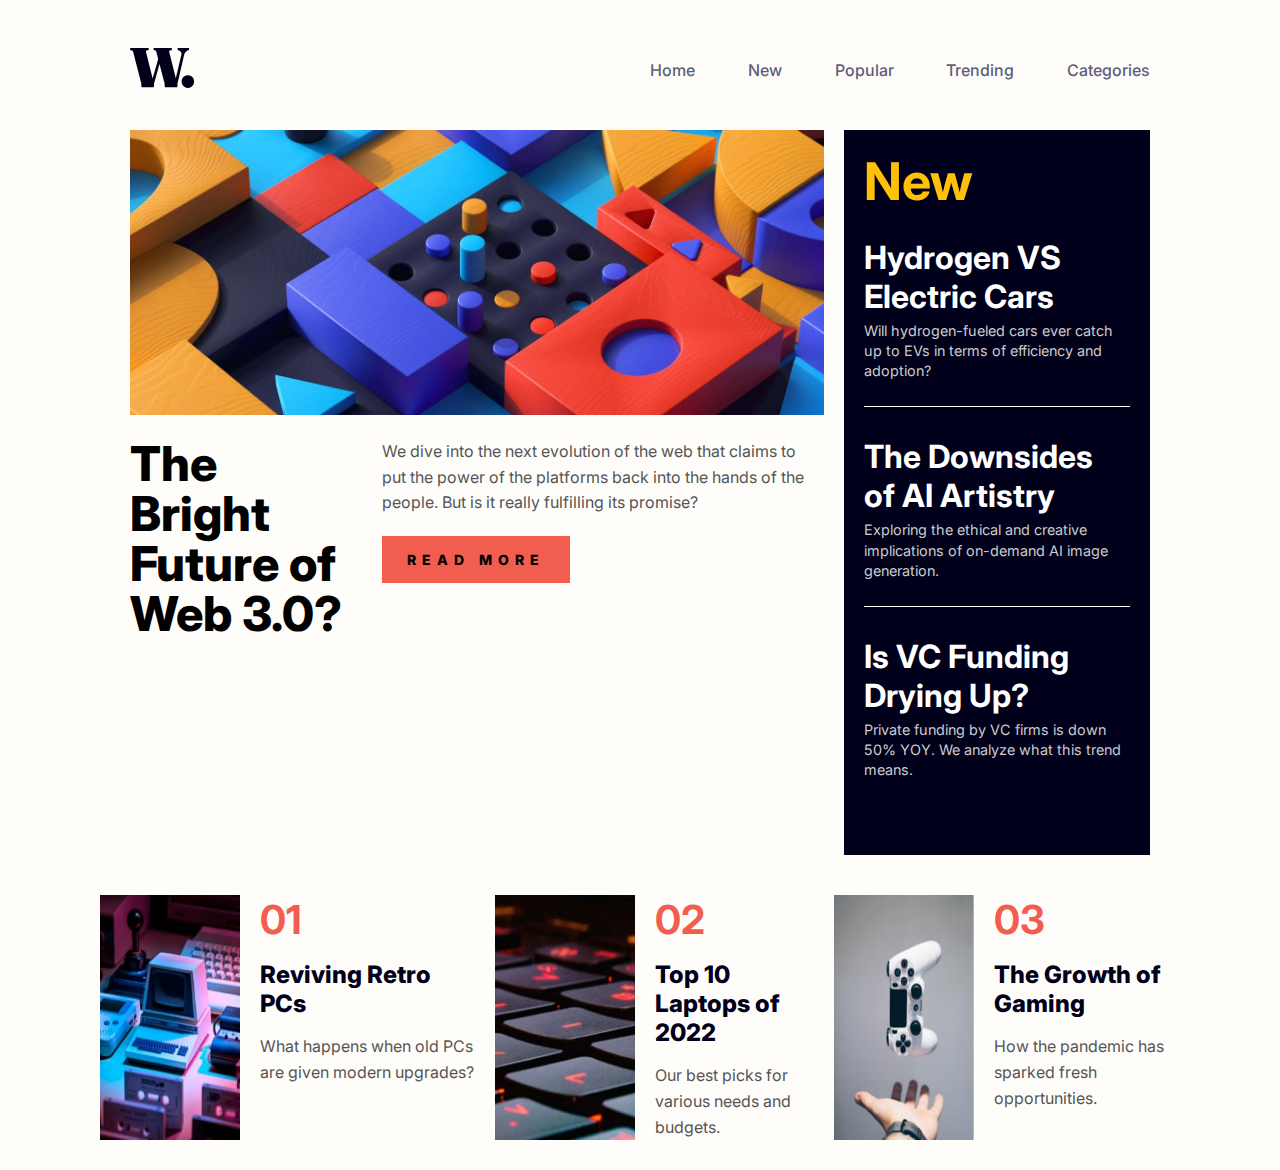
<file: index.html>
<!DOCTYPE html>
<html lang="en">
<head>
    <meta charset="UTF-8">
    <meta name="viewport" content="width=device-width, initial-scale=1.0">
    <link rel="icon" type="image/png" sizes="32x32" href="./assets/images/favicon-32x32.png">
    <title>Frontend Mentor | News homepage</title>
    <link rel="stylesheet" href="./style.css">
</head>
<body>
    <nav class="navbar_block">
        <div class="logo"><img src="./assets/images/logo.svg" alt=""></div>
        <label class="hamburger">
            <input type="checkbox" class="switcher">
            <span class="hamburger_line"></span>
            <span class="hamburger_line"></span>
            <span class="hamburger_line"></span>
            <span class="hamburger_line"></span>
        </label>
        <ul class="navbar">
            <li class="nav_link">Home</li>
            <li class="nav_link">New</li>
            <li class="nav_link">Popular</li>
            <li class="nav_link">Trending</li>
            <li class="nav_link">Categories</li>
        </ul>
    </nav>
    <main>
        <section class="hero-section">
            <div class="hero-content">
                <picture>
                    <source media="(max-width: 768px)" srcset="./assets/images/image-web-3-mobile.jpg">
                    <img src="./assets/images/image-web-3-desktop.jpg" alt="Web 3.0 Future">
                </picture>
                <div class="hero-more">
                    <div class="hero-title">
                        <h1>The Bright Future of Web 3.0?</h1>
                    </div>
                    <div class="hero-more-desc">
                        <p>We dive into the next evolution of the web that claims to put the power of the platforms back into the hands of the people. But is it really fulfilling its promise?</p>
                        <a href="#" class="read-more">READ MORE</a>
                    </div>
                </div>
            </div>
            <div class="hero-sidebar">
                <h2>New</h2>
                <ul>
                    <li>
                        <a href="#">Hydrogen VS Electric Cars</a>
                        <p>Will hydrogen-fueled cars ever catch up to EVs in terms of efficiency and adoption?</p>
                    </li>
                    <li>
                        <a href="#">The Downsides of AI Artistry</a>
                        <p>Exploring the ethical and creative implications of on-demand AI image generation.</p>
                    </li>
                    <li>
                        <a href="#">Is VC Funding Drying Up?</a>
                        <p>Private funding by VC firms is down 50% YOY. We analyze what this trend means.</p>
                    </li>
                </ul>
            </div>
        </section>
        <div class="content-section">
            <div class="card">
                <img src="./assets/images/image-retro-pcs.jpg" alt="">
                <div class="card-content">
                    <div class="card-num">01</div>
                    <div class="card-title">
                        <p>Reviving Retro PCs</p>
                    </div>
                    <div class="card-desc">
                        <p>What happens when old PCs are given modern upgrades?</p>
                    </div>
                </div>
            </div>
            <div class="card">
                <img src="./assets/images/image-top-laptops.jpg" alt="">
                <div class="card-content">
                    <div class="card-num">02</div>
                    <div class="card-title">
                        <p>Top 10 Laptops of 2022</p>
                    </div>
                    <div class="card-desc">
                        <p>Our best picks for various needs and budgets.</p>
                    </div>
                </div>
            </div>
            <div class="card">
                <img src="./assets/images/image-gaming-growth.jpg" alt="">
                <div class="card-content">
                    <div class="card-num">03</div>
                    <div class="card-title">
                        <p>The Growth of Gaming</p>
                    </div>
                    <div class="card-desc">
                        <p>How the pandemic has sparked fresh opportunities.</p>
                    </div>
                </div>
            </div>
        </div>
    </main>
    <script src="./script.js"></script>
</body>
</html>
</file>
<file: style.css>
@import url('https://fonts.googleapis.com/css2?family=Figtree:ital,wght@0,300..900;1,300..900&family=Inter:ital,opsz,wght@0,14..32,100..900;1,14..32,100..900&display=swap');
* {
    margin: 0;
    padding: 0;
    box-sizing: border-box;
    font-family: 'Inter', sans-serif;
}
body {
    transition: .6s cubic-bezier(.74, -0.43, 0, 1.7);
    background-color: hsl(36, 100%, 99%);
    width: 100%;
    padding: 20px 80px;
    height: auto;
}
.navbar_block {
    width: 100%;
    height: 100px;
    display: flex;
    justify-content: space-between;
    align-items: center;
    padding: 0 50px;
    background-color: hsl(36, 100%, 99%);
}
.logo {
    cursor: pointer;
}
.navbar {
    display: flex;
    justify-content: space-between;
    align-items: center;
    width: 500px;
    height: 100%;
}
.navbar .nav_link {
    list-style: none;
    color: hsl(236, 13%, 42%);
    font-weight: 500;
    transition: color 0.3s ease;
    cursor: pointer;
}
.navbar .nav_link:hover {
    color: hsl(35, 77%, 62%);
}
.hamburger {
    position: relative;
    width: 58px;
    height: 30px;
    cursor: pointer;
    display: none;
}
.hamburger_line {
    position: absolute;
    width: 38px;
    height: 4px;
    background-color: #000000;
    top: 0;
    border-radius: 12px;
    transition: 0.25s all ease-in-out;
}
.hamburger_line:last-child {
    width: 38px;
}
.hamburger_line:nth-child(3),
.hamburger_line:nth-child(4) {
    top: 50%;
    transform: translateY(-50%);
}
.hamburger_line:last-child {
    top: auto;
    bottom: 0;
    transition: 0.25s all ease-in-out;
}
.switcher:checked~.hamburger_line:nth-child(2) {
    top: 50%;
    transform: translateY(-50%);
    opacity: 0;
}
.switcher:checked~.hamburger_line:last-child {
    bottom: 50%;
    transform: translateY(-50%);
    opacity: 0;
}
.switcher:checked~.hamburger_line:nth-child(3) {
    top: 50%;
    transform: translateY(-50%) rotate(45deg);
    transition-delay: 0.2s;
}
.switcher:checked~.hamburger_line:nth-child(4) {
    top: 50%;
    transform: translateY(-50%) rotate(-45deg);
    transition-delay: 0.2s;
}
.hamburger_line:nth-child(2) {
    width: 38px;
}
.switcher {
    display: none;
}
main {
    width: 100%;
    height: auto;
}
.hero-section {
    width: 100%;
    padding: 10px 50px;
    display: flex;
    flex-wrap: wrap;
}
.hero-content {
    flex: 1;
    max-width: 70%;
    padding-right: 20px;
}
.hero-content img {
    width: 100%;
}
.hero-more {
    display: flex;
    margin-top: 20px;
    gap: 280px;
}
.hero-more .hero-title h1 {
    font-size: 3rem;
    font-weight: 800;
    line-height: 50px;
}
.hero-content p {
    color: #555;
    line-height: 1.6;
    margin: 0 0 20px;
    display: inline-block;
    margin-left: 10px;
    vertical-align: middle;
}
.hero-content .read-more {
    display: inline-block;
    font-size: 14px;
    padding: 15px 25px;
    background-color: hsl(5, 85%, 63%);
    color: black;
    text-decoration: none;
    margin-left: 10px;
    font-weight: 800;
    letter-spacing: 6px;
    transition: color 0.3s ease, background-color 0.3s ease;
}
.hero-content .read-more:hover {
    background-color: hsl(240, 100%, 5%);
    color: white;
}
.hero-sidebar {
    flex: 1;
    max-width: 30%;
    background-color: hsl(240, 100%, 5%);
    color: white;
    padding: 20px;
}
.hero-sidebar h2 {
    font-size: 3.25rem;
    margin-bottom: 25px;
    color: #ffc107;
}
.hero-sidebar ul {
    list-style: none;
    padding: 0;
    margin: 0;
}
.hero-sidebar li {
    margin-bottom: 30px;
    border-bottom: 1px solid hsl(36, 100%, 99%);
    padding-bottom: 25px;
}
.hero-sidebar li:last-child {
    border-bottom: none;
}
.hero-sidebar li a {
    color: white;
    text-decoration: none;
    font-size: 2rem;
    font-weight: bold;
    display: block;
    margin-bottom: 5px;
    transition: color 0.3s ease;
}
.hero-sidebar li a:hover {
    color: hsl(35, 77%, 62%);
}
.hero-sidebar li p {
    color: #ccc;
    font-size: 0.9rem;
    margin: 0;
    line-height: 1.4;
}
.content-section {
    width: 100%;
    margin-top: 20px;
    padding: 10px 50px;
    height: auto;
    display: flex;
    gap: 75px;
}
.content-section .card {
    display: flex;
    gap: 20px;
}
.content-section .card img {
    width: 150px;
    height: auto;
}
.card-content {
    display: flex;
    flex-direction: column;
    gap: 16px;
}
.card-content .card-num {
    color: hsl(5, 85%, 63%);
    font-weight: 700;
    font-size: 2.5rem;
}
.card-content .card-title {
    color: hsl(240, 100%, 5%);
    font-size: 1.5rem;
    font-weight: 800;
    transition: color 0.3s ease;
    cursor: pointer;
}
.card-content .card-title:hover {
    color: hsl(5, 85%, 63%);
}
.card-content .card-desc {
    color: #555;
    line-height: 1.6;
}
@media (max-width: 1706px) {
    .hero-more {
        gap: 20px;
    }
}
@media (max-width: 1388px) {
    .content-section {
        padding: 10px 20px;
        gap: 20px;
    }
    .content-section .card img {
        width: 140px;
        height: auto;
    }
}
@media (max-width: 1253px) {
    body {
        padding: 20px 20px;
    }
}
@media (max-width: 1039px) {
    body {
        padding: 10px 10px;
    }
    .hero-sidebar h2 {
        font-size: 2.25rem;
    }
    .hero-sidebar li a {
        font-size: 1.25rem;
    }
    .content-section .card img {
        width: 130px;
        height: auto;
    }
    .content-section .card-content .card-num {
        font-size: 2rem;
    }
    .content-section .card-content .card-title {
        font-size: 1.25rem;
    }
    .content-section .card-content .card-desc {
        font-size: 0.9rem;
    }
    .content-section {
        gap: 10px;
    }
}
@media (max-width: 821px) {
    .content-section {
        flex-direction: column;
    }
    .content-section .card {
        margin-bottom: 10px;
    }
    .content-section .card img {
        width: 110px;
    }
}
@media (max-width: 768px) {
    body {
        padding: 10px 0;
        width: 100%;
        margin: auto;
    }
    .hero-section {
        flex-direction: column;
        padding: 5px 10px;
    }
    .hero-content {
        max-width: 100%;
        padding-right: 0;
    }
    .hero-sidebar {
        max-width: 100%;
        margin-top: 40px;
    }
    .hero-sidebar h2 {
        font-size: 2.25rem;
    }
    .hero-sidebar li a {
        font-size: 1.25rem;
    }
    .hero-sidebar li p {
        font-size: 0.8rem;
    }
    .hero-more {
        flex-direction: column;
        gap: 10px;
    }
    .navbar_block {
        padding: 0 20px;
        height: 80px;
        position: fixed;
        top: 0;
    }
    .hamburger {
        display: block;
    }
    .navbar {
        background-color: hsl(36, 100%, 99%);
        width: 300px;
        height: calc(100vh - 80px);
        position: absolute;
        opacity: 0;
        z-index: 999;
        top: 80px;
        right: 0px;
        display: flex;
        flex-direction: column;
        justify-content: flex-start;
        gap: 30px;
        padding: 30px 12px 12px 12px;
        transition: all 0.3s;
    }
    .nav_elements>li {
        width: 33%;
        padding: 12px;
        border-radius: 12px;
        text-align: center;
        transition: background-color 0.3s;
    }
    .nav_elements>li:hover {
        background-color: rgb(48, 48, 48);
    }
}
</file>
